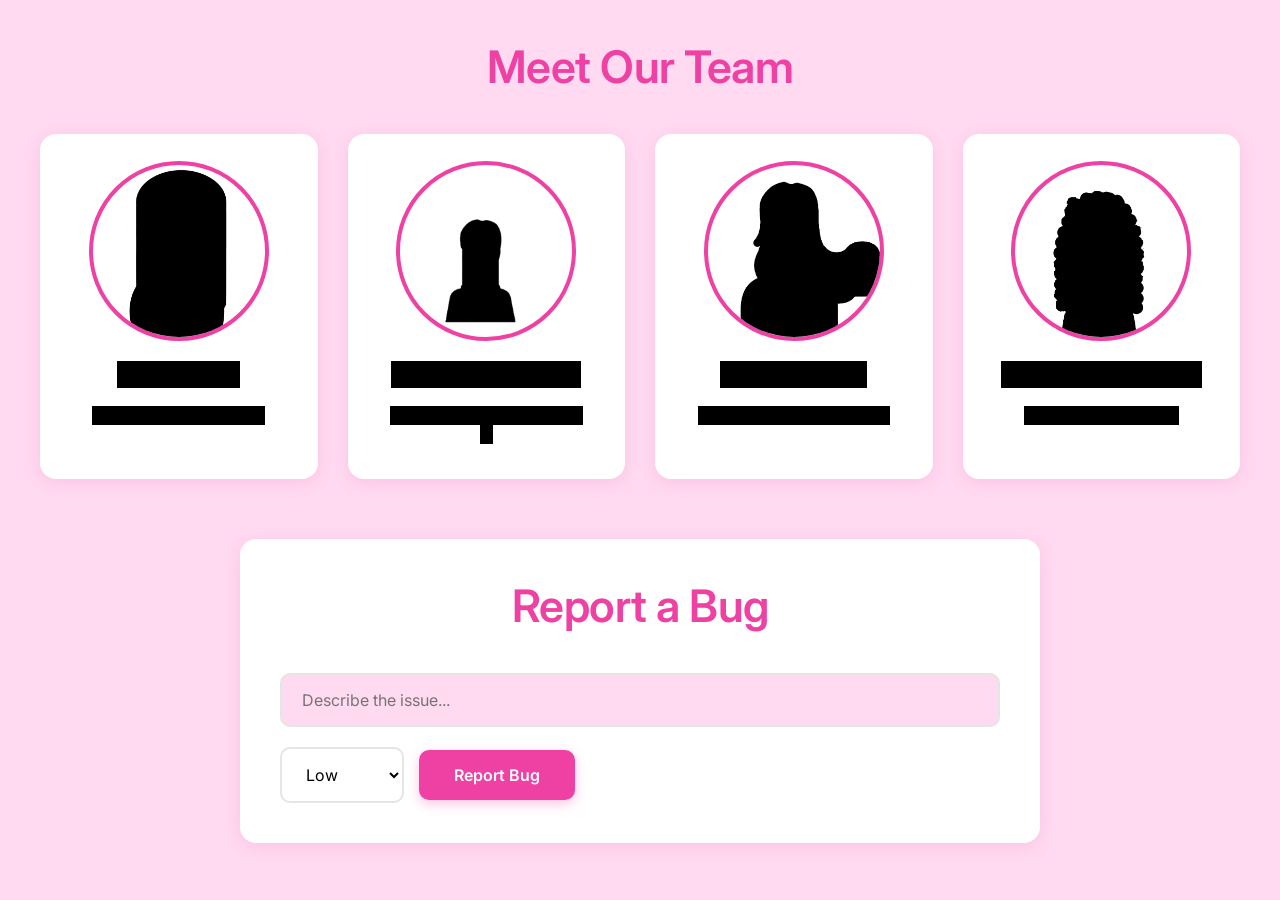
<file: tabs/contact/index.html>
<!DOCTYPE html>
<html lang="en"> 
<head>
    <meta charset="utf-8" />
    <meta name="viewport" content="width=device-width, initial-scale=1.0">
    <link rel="preconnect" href="https://fonts.googleapis.com">
    <link rel="preconnect" href="https://fonts.gstatic.com" crossorigin>
    <link href="https://fonts.googleapis.com/css2?family=Inter:wght@400;500;600;700&display=swap" rel="stylesheet">
    <link rel="stylesheet" href="style.css">
    <title>Contact Us</title>
</head>
<body>
    <div class="fish-pattern"></div>
    
    <div class="content-wrapper">
        <!-- team section -->
        <section class="team-section">
            <h1 class="section-title">Meet Our Team</h1>
            <div class="team-grid">
                <div class="team-card">
                    <div class="team-image">
                        <img src="teli.png" alt="Eli Martinez">
                    </div>
                    <h3 class="team-name"><mark>Eli Martinez</mark></h3>
                    <a href="mailto:elikayleenm@gmail.com" class="team-email"><mark>elikayleenm@gmail.com</mark></a>
                </div>
                
                <div class="team-card">
                    <div class="team-image">
                        <img src="tcatha.png" alt="Catharina Bomfim">
                    </div>
                    <h3 class="team-name"><mark>Catharina Bomfim</mark></h3>
                    <a href="mailto:cathaazebomfim@gmail.com" class="team-email"><mark>cathaazebomfim@gmail.com</mark></a>
                </div>
                
                <div class="team-card">
                    <div class="team-image">
                        <img src="tmica.png" alt="Micaela Mejia">
                    </div>
                    <h3 class="team-name"><mark>Micaela Mejia</mark></h3>
                    <a href="mailto:micaelamejiart@gmail.com" class="team-email"><mark>micaelamejiart@gmail.com</mark></a>
                </div>
                
                <div class="team-card">
                    <div class="team-image">
                        <img src="tgigi.png" alt="Giselle Iskandarani">
                    </div>
                    <h3 class="team-name"><mark>Giselle Iskandarani</mark></h3>
                    <a href="mailto:giselleisk@gmail.com" class="team-email"><mark>giselleisk@gmail.com</mark></a>
                </div>
            </div>
        </section>
        
        <!-- updated bug report -->
        <section class="bug-report-section">
            <h2 class="section-title">Report a Bug</h2>
            <form id="bugReportForm" class="bug-form">
                <div class="form-group">
                    <input 
                        type="text" 
                        id="bugDescription" 
                        class="form-input" 
                        placeholder="Describe the issue..."
                        required
                    >
                </div>
                
                <div class="form-row">
                    <select id="bugSeverity" class="form-select">
                        <option value="Low">Low</option>
                        <option value="Medium">Medium</option>
                        <option value="High">High</option>
                    </select>
                    
                    <button type="submit" class="submit-btn">Report Bug</button>
                </div>
                
                <div id="statusMessage" class="status-message" style="display: none;">
                    ✔ Report sent successfully!
                </div>
            </form>
        </section>
    </div>
    
    <script>
        // Bug report submission
        document.getElementById('bugReportForm').addEventListener('submit', function(e) {
            e.preventDefault();
            
            const description = document.getElementById('bugDescription').value;
            const severity = document.getElementById('bugSeverity').value;
            
            const formData = new FormData();
            formData.append("description", description);
            formData.append("severity", severity);
            formData.append("page", window.location.href);
            formData.append("browser", navigator.userAgent);
            
            fetch("https://script.google.com/macros/s/AKfycbzLhPDyHEfr6047HAmy-LN-ih2NTL-dSSd0rnvtrTasQ_sYpEe-itgyewR5EPLBpCQ0MQ/exec", {
                method: "POST",
                body: formData
            })
            .then(response => response.text())
            .then(text => {
                console.log("Server says:", text);
                
                // Clear input
                document.getElementById('bugDescription').value = "";
                
                // Show success message
                const statusMsg = document.getElementById('statusMessage');
                statusMsg.style.display = 'block';
                
                // Hide after 3 seconds
                setTimeout(() => {
                    statusMsg.style.display = 'none';
                }, 3000);
            })
            .catch(error => {
                console.error("Error:", error);
            });
        });
    </script>
</body>
</html>
</file>
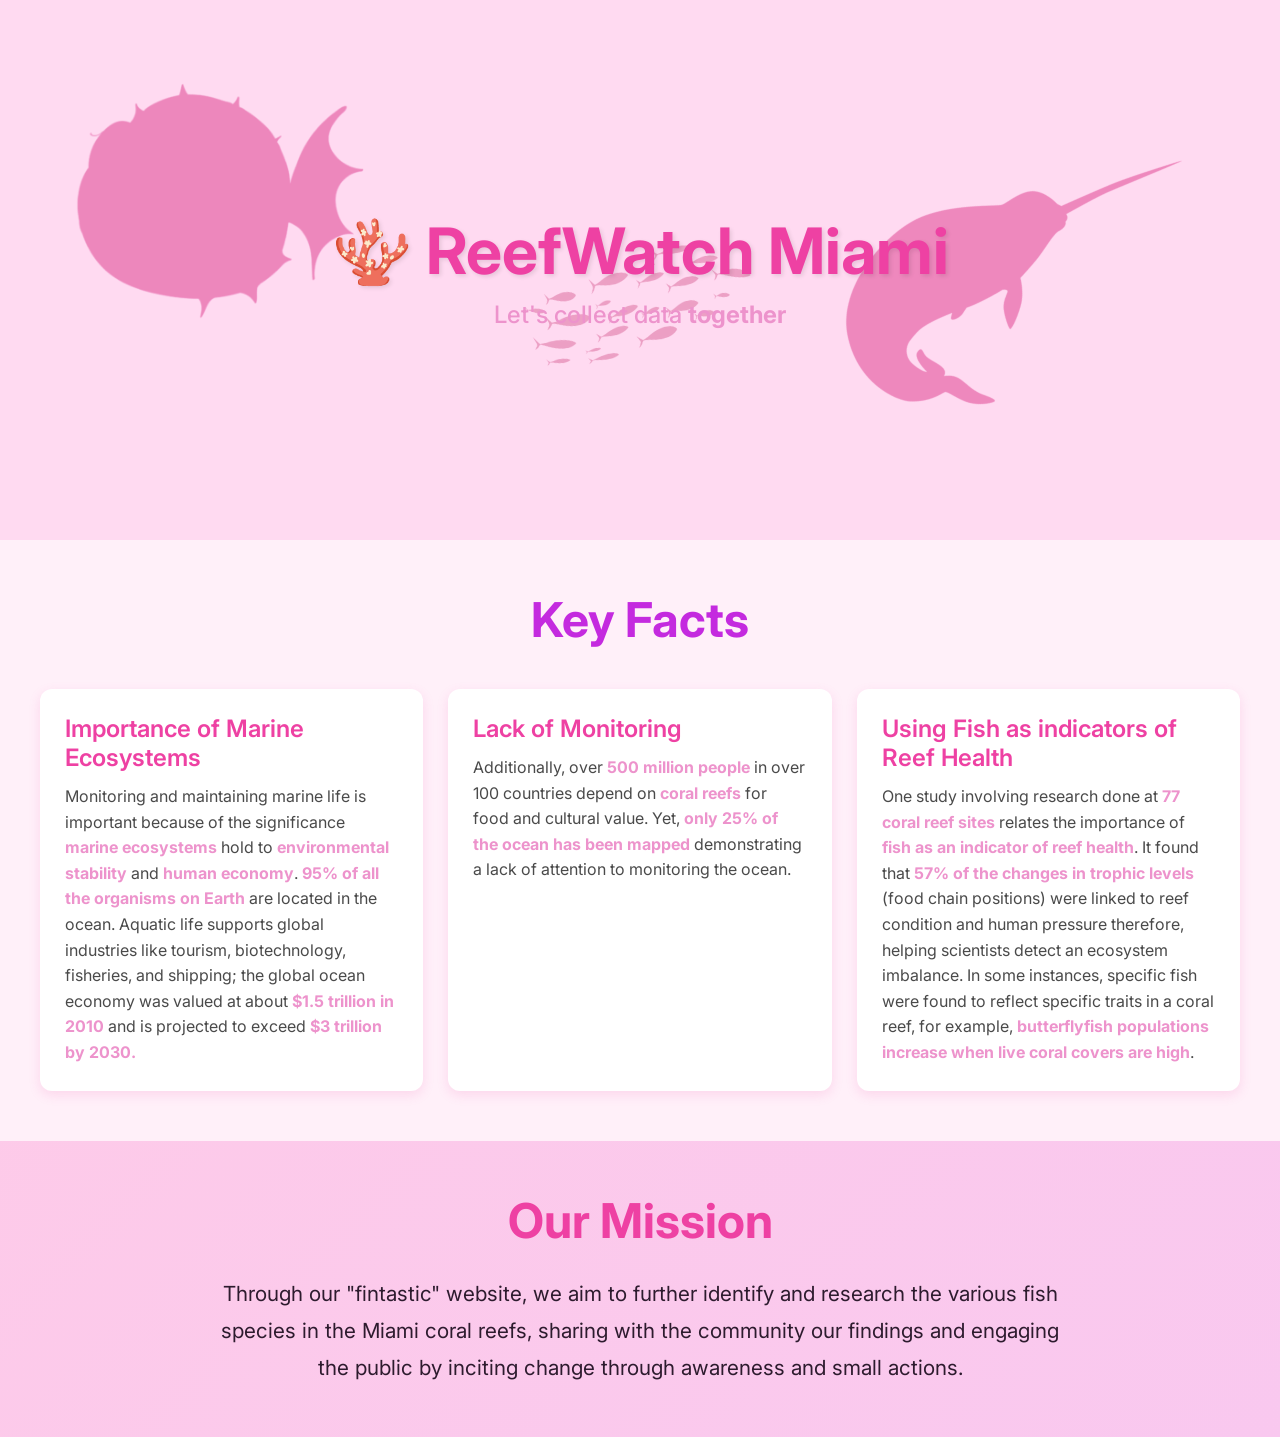
<file: tabs/home/index.html>
<!DOCTYPE html>
<html lang="en"> 
<head>
    <meta charset="utf-8" />
    <meta name="viewport" content="width=device-width, initial-scale=1.0">
    <link rel="preconnect" href="https://fonts.googleapis.com">
    <link rel="preconnect" href="https://fonts.gstatic.com" crossorigin>
    <link href="https://fonts.googleapis.com/css2?family=Inter:wght@400;500;600;700&display=swap" rel="stylesheet">
    <title>ReefWatch Miami - Home</title>
    <link rel="stylesheet" href="style.css">
</head>
<body>
    <div class="home-container">
        <!-- hero section -->
        <section class="hero">
            <div class="hero-content">
                <h1 class="hero-title">🪸 ReefWatch Miami</h1>
                <p class="hero-subtitle">Let's collect data <b>together</b><p>
            </div>
            <div class="hero-images">
                <img src="pufferfish.png" alt="Pufferfish" class="float-img pufferfish">
                <img src="shark.png" alt="Shark" class="float-img shark">
                <img src="fish.png" alt="Fish" class="float-img fish">
            </div>
        </section>

        <!-- facts section -->
        <section class="facts-section">
            <h2 class="section-title">Key Facts</h2>
            <div class="facts-grid">
                <div class="fact-card">
                    <h3 class="fact-title">Importance of Marine Ecosystems</h3>
                    <p class="fact-text">Monitoring and maintaining marine life is important because of the significance <b>marine ecosystems</b> hold to <b>environmental stability</b> and <b>human economy</b>.<b> 95% of all the organisms on Earth</b> are located in the ocean. Aquatic life supports global industries like tourism, biotechnology, fisheries, and shipping; the global ocean economy was valued at about <b>$1.5 trillion in 2010</b> and is projected to exceed <b>$3 trillion by 2030.</b></p>
                </div>
                <div class="fact-card">
                    <h3 class="fact-title">Lack of Monitoring</h3>
                    <p class="fact-text">Additionally, over <b>500 million people</b> in over 100 countries depend on <b>coral reefs</b> for food and cultural value. Yet, <b>only 25% of the ocean has been mapped</b> demonstrating a lack of attention to monitoring the ocean.</p>
                </div>
                <div class="fact-card">
                    <h3 class="fact-title">Using Fish as indicators of Reef Health</h3>
                    <p class="fact-text">One study involving research done at <b>77 coral reef sites</b> relates the importance of <b>fish as an indicator of reef health</b>. It found that <b>57% of the changes in trophic levels</b> (food chain positions) were linked to reef condition and human pressure therefore, helping scientists detect an ecosystem imbalance. In some instances, specific fish were found to reflect specific traits in a coral reef, for example, <b>butterflyfish populations increase when live coral covers are high</b>.</p>
                </div>
            </div>
        </section>

        <!-- mission section -->
        <section class="mission-section">
            <h2 class="mission-title">Our Mission</h2>
            <p class="mission-text">Through our "fintastic" website, we aim to further identify and research the various fish species in the Miami coral reefs, sharing with the community our findings and engaging the public by inciting change through awareness and small actions.</p>
        </section>
    </div>
</body>
</html>
</file>
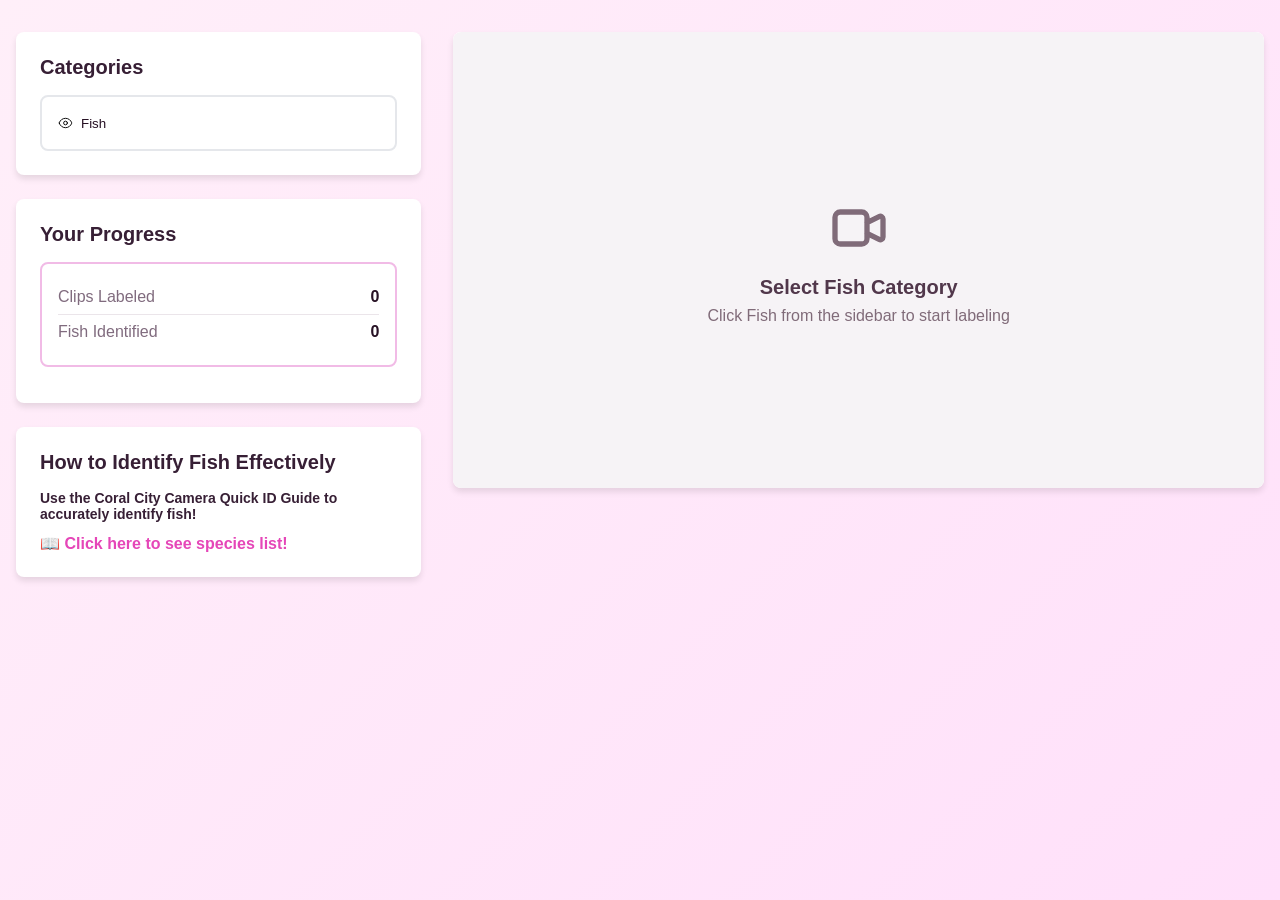
<file: tabs/identify/index.html>
<!DOCTYPE html>
<html lang="en">
<head>
    <meta charset="UTF-8">
    <meta name="viewport" content="width=device-width, initial-scale=1.0">
    <title>ReefWatch</title>
    <style>
        * {
            margin: 0;
            padding: 0;
            box-sizing: border-box;
        }

        body {
            font-family: -apple-system, BlinkMacSystemFont, 'Segoe UI', Roboto, Oxygen, Ubuntu, Cantarell, sans-serif;
            background: linear-gradient(135deg, #ffeff9 0%, #ffe0fa 100%);
            min-height: 100vh;
        }

        .camera-icon {
            width: 15px;
            height: 20px;
            color: rgb(0, 0, 0);
        }

        .container {
            max-width: 1280px;
            margin: 0 auto;
            padding: 32px 16px;
        }

        .grid {
            display: grid;
            grid-template-columns: 1fr;
            gap: 32px;
        }

        @media (min-width: 1024px) {
            .grid {
                grid-template-columns: 1fr 2fr;
            }
        }

        .card {
            background: white;
            border-radius: 8px;
            box-shadow: 0 4px 6px rgba(0,0,0,0.1);
            padding: 24px;
        }
        
        .card2 {
            background: white;
            border-radius: 8px;
            box-shadow: 0 4px 6px rgba(0,0,0,0.1);
            padding: 24px;
            margin-top:24px;
        }

        .card-title {
            font-size: 20px;
            font-weight: 600;
            margin-bottom: 16px;
            color: #371f35;
        }

        .category-list {
            display: flex;
            flex-direction: column;
            gap: 12px;
        }
        
        .card-title2 {
            font-size: 14px;
            font-weight: 600;
            color: #371f35;
            margin-bottom: 12px;
        }

        .category-button {
            width: 100%;
            text-align: left;
            padding: 16px;
            border-radius: 8px;
            border: 2px solid #e5e7eb;
            background: white;
            cursor: pointer;
            transition: all 0.2s;
        }

        .category-button:hover {
            border-color: #fca5eb;
        }

        .category-button.active {
            border-color: #fca5eb;
            background: #f1bbe6;
        }

        .category-info {
            display: flex;
            align-items: center;
            gap: 8px;
        }

        .category-name {
            font-weight: 500;
            color: #271124;
        }

        .video-container {
            position: relative;
            width: 100%;
            padding-bottom: 56.25%;
            background: black;
            border-radius: 8px;
            overflow: hidden;
        }

        .video-container video {
            position: absolute;
            top: 0;
            left: 0;
            width: 100%;
            height: 100%;
            object-fit: cover;
        }

        .video-details {
            padding: 24px;
        }

        .video-header {
            display: flex;
            align-items: center;
            justify-content: space-between;
            margin-bottom: 16px;
        }

        .video-title {
            font-size: 24px;
            font-weight: bold;
            color: #271126;
        }

        .video-category {
            color: #806b78;
            margin-top: 4px;
        }

        .status-badge {
            display: flex;
            align-items: center;
            gap: 4px;
            padding: 4px 12px;
            background: #d1fae5;
            color: #065f46;
            border-radius: 9999px;
            font-size: 14px;
            font-weight: 500;
        }

        .form-group {
            margin-bottom: 20px;
        }

        .form-label {
            display: block;
            font-weight: 600;
            color: #371f35;
            margin-bottom: 8px;
        }

        .form-input, .form-select {
            width: 100%;
            padding: 10px 12px;
            border: 2px solid #e5e7eb;
            border-radius: 6px;
            font-size: 14px;
            transition: border-color 0.2s;
        }

        .form-input:focus, .form-select:focus {
            outline: none;
            border-color: #e546b8;
        }

        .checkbox-group {
            display: flex;
            flex-direction: column;
            gap: 8px;
        }

        .checkbox-option {
            display: flex;
            align-items: center;
            padding: 10px;
            background: #fbf9fb;
            border-radius: 6px;
            cursor: pointer;
            transition: all 0.2s;
        }

        .checkbox-option:hover {
            background: #f6f3f6;
        }

        .checkbox-option input[type="checkbox"] {
            margin-right: 8px;
            cursor: pointer;
            width: 18px;
            height: 18px;
        }

        .submit-btn {
            width: 100%;
            padding: 16px;
            font-size: 18px;
            font-weight: 600;
            background: #e546b8;
            color: white;
            border: none;
            border-radius: 8px;
            cursor: pointer;
            transition: all 0.2s;
            box-shadow: 0 4px 6px rgba(158, 84, 130, 0.3);
        }

        .submit-btn:hover {
            background: #ca389e;
            box-shadow: 0 6px 8px rgba(229, 70, 197, 0.4);
        }

        .submit-btn:disabled {
            background: #dbd1db;
            color: #806b76;
            cursor: not-allowed;
            box-shadow: none;
        }

        .skip-btn {
            width: 100%;
            padding: 12px;
            font-size: 16px;
            font-weight: 600;
            background: white;
            color: #806b78;
            border: 2px solid #e5e7eb;
            border-radius: 8px;
            cursor: pointer;
            transition: all 0.2s;
            margin-top: 12px;
        }

        .skip-btn:hover {
            border-color: #fca5eb;
            background: #fbf9fb;
        }

        .alert {
            padding: 12px 16px;
            border-radius: 8px;
            margin-bottom: 16px;
        }

        .alert-success {
            background: #d1fae5;
            color: #065f46;
            border: 1px solid #6ee7b7;
        }

        .stats-container {
            margin-top: 24px;
        }

        .stat-card {
            background: white;
            border-radius: 8px;
            padding: 16px;
            margin-bottom: 12px;
            border: 2px solid #f1bbe6;
        }

        .stat-row {
            display: flex;
            justify-content: space-between;
            padding: 8px 0;
            border-bottom: 1px solid #ebe5ea;
        }

        .stat-row:last-child {
            border-bottom: none;
        }

        .stat-label {
            color: #806b7e;
            font-weight: 500;
        }

        .stat-value {
            color: #271124;
            font-weight: 600;
        }

        .placeholder {
            display: flex;
            align-items: center;
            justify-content: center;
            aspect-ratio: 16/9;
            background: #f6f3f6;
            border-radius: 8px;
            text-align: center;
        }

        .placeholder-content {
            padding: 32px;
        }

        .placeholder h3 {
            font-size: 20px;
            font-weight: 600;
            color: #51374b;
            margin-top: 16px;
        }

        .placeholder p {
            color: #806b79;
            margin-top: 8px;
        }

        svg {
            display: inline-block;
            vertical-align: middle;
        }

        .progress-bar {
            width: 100%;
            height: 8px;
            background: #ebe5ea;
            border-radius: 4px;
            overflow: hidden;
            margin-bottom: 16px;
        }

        .progress-fill {
            height: 100%;
            background: #e546b8;
            transition: width 0.3s;
        }

        .ai-panel {
            margin-bottom: 20px;
            border: 2px solid #f1bbe6;
            border-radius: 8px;
            padding: 16px;
            background: #fff7fc;
        }
        
        .ai-title {
            font-size: 16px;
            font-weight: 600;
            color: #371f35;
            margin-bottom: 8px;
        }

        .ai-status {
            font-size: 14px;
            font-weight: 600;
            color: #6f4d68;
            margin-bottom: 10px;
        }

        .ai-predictions {
            display: flex;
            flex-wrap: wrap;
            gap: 8px;
            margin-bottom: 12px;
        }

        .prediction-chip {
            background: #f1bbe6;
            color: #271124;
            border-radius: 9999px;
            padding: 6px 10px;
            font-size: 12px;
            font-weight: 600;
        }

        .ai-actions {
            display: grid;
            grid-template-columns: 1fr 1fr;
            gap: 8px;
            margin-bottom: 12px;
        }

        .btn-confirm {
            background: #10b981;
            color: white;
            border-radius: 6px;
            padding: 10px 12px;
            cursor: pointer;
            font-weight: 600;
            border: none;
        }

        .btn-confirm:disabled {
            background: #c6fae9;
            cursor: not-allowed;
        }
        
        .btn-deny {
            background: #ef4444;
            color: white;
            border-radius: 6px;
            padding: 10px 12px;
            cursor: pointer;
            font-weight: 600;
            border: none;
        }

        .btn-deny:disabled {
            background: #eab4b4;
            cursor: not-allowed;
        }

        .feedback-note {
            font-size: 13px;
            color: #51374b;
            margin-bottom: 8px;
        }

        .catalog-link {
            display: inline-block;
            color: #e546b8;
            text-decoration: none;
            font-weight: 600;
            transition: color 0.2s;
        }

        .catalog-link:hover {
            color: #ca389e;
            text-decoration: underline;
        }
    </style>
</head>
<body>

    <div class="container">
        <div class="grid">
            <!-- Sidebar -->
            <div>
                <div class="card">
                    <h2 class="card-title">Categories</h2>
                    <div class="category-list" id="categoryList"></div>
                </div>

                <div class="card stats-container">
                    <h2 class="card-title">Your Progress</h2>
                    <div class="stat-card">
                        <div class="stat-row">
                            <span class="stat-label">Clips Labeled</span>
                            <span class="stat-value" id="totalLabeled">0</span>
                        </div>

                        <div class="stat-row">
                            <span class="stat-label">Fish Identified</span>
                            <span class="stat-value" id="fishLabeled">0</span>
                        </div>
                    </div>
                </div>
                <div class="card2">
                    <h2 class="card-title">How to Identify Fish Effectively</h2>
                    <h3 class="card-title2">Use the Coral City Camera Quick ID Guide to accurately identify fish!</h3>
                    <a href="https://docs.google.com/document/d/1e7hBGzVKFb6FFCwu78Jb5kE10IfBsR-blawzL_vBO6A/edit" target="_blank" class="catalog-link">📖 Click here to see species list!</a>
                </div>
            </div>

            <!-- Main Content -->
            <div>
                <div class="card" style="padding: 0; overflow: hidden;">
                    <div id="videoArea">
                        <div class="placeholder">
                            <div class="placeholder-content">
                                <svg width="64" height="64" fill="none" stroke="#806b79" viewBox="0 0 24 24">
                                    <path stroke-linecap="round" stroke-linejoin="round" stroke-width="2" d="M15 10l4.553-2.276A1 1 0 0121 8.618v6.764a1 1 0 01-1.447.894L15 14M5 18h8a2 2 0 002-2V8a2 2 0 00-2-2H5a2 2 0 00-2 2v8a2 2 0 002 2z" />
                                </svg>
                                <h3>Select Fish Category</h3>
                                <p>Click Fish from the sidebar to start labeling</p>
                            </div>
                        </div>
                    </div>
                </div>

                <!-- Labeling Form -->
                <div class="card" id="labelingForm" style="display: none; margin-top: 24px;">
                    <h2 class="card-title">Label This Clip</h2>
                    
                    <div class="progress-bar">
                        <div class="progress-fill" id="progressFill" style="width: 0%"></div>
                    </div>

                    <div id="successAlert" class="alert alert-success" style="display: none;">
                        <strong>✓ Saved!</strong> Loading next clip...
                    </div>

                    <!-- AI fish panel-->
                    <div id="aiFishPanel" class="ai-panel">
                        <div class="ai-title">Mr.Fish AI Suggestions</div>
                        <div id="aiStatus" class="ai-status">Waiting for clip...</div>
                        <div id="aiPredictions" class="ai-predictions"></div>
                        <div class="ai-actions">
                          <button type="button" id="confirmPredictionBtn" class="btn-confirm"
                            onclick="submitPredictionFeedback('confirmed')" disabled>
                            Confirm Mr.Fish
                          </button>
                          <button type="button" id="denyPredictionBtn" class="btn-deny"
                            onclick="submitPredictionFeedback('denied')" disabled>
                            Deny Mr.Fish
                          </button>
                        </div>
                        <div class="feedback-note">If denied, add the correct species (optional):</div>
                        <input id="correctedSpecies" class="form-input" type="text" placeholder="Type the species here!">
                    </div>

                    <!-- Fish Form -->
                    <form id="fishForm">
                        <div class="form-group">
                            <label class="form-label">Number of Fish Visible</label>
                            <select class="form-select" id="fishCount" required>
                                <option value="">Select...</option>
                                <option value="0">None visible</option>
                                <option value="1">1</option>
                                <option value="2-5">2-5</option>
                                <option value="6-10">6-10</option>
                                <option value="10+">10+</option>
                            </select>
                        </div>

                        <div class="form-group">
                            <label class="form-label">Fish Behavior</label>
                            <div class="checkbox-group">
                                <label class="checkbox-option">
                                    <input type="checkbox" name="behavior" value="feeding">
                                    <span>Feeding</span>
                                </label>
                                <label class="checkbox-option">
                                    <input type="checkbox" name="behavior" value="schooling">
                                    <span>Schooling</span>
                                </label>
                                <label class="checkbox-option">
                                    <input type="checkbox" name="behavior" value="swimming">
                                    <span>Swimming normally</span>
                                </label>
                                <label class="checkbox-option">
                                    <input type="checkbox" name="behavior" value="resting">
                                    <span>Resting</span>
                                </label>
                            </div>
                        </div>

                        <button type="submit" class="submit-btn">Submit Label</button>
                        <button type="button" class="skip-btn" onclick="skipClip()">Skip This Clip</button>
                    </form>
                </div>
            </div>
        </div>
    </div>

    <script>
        const MRFISH_CONFIG = {
            apiKey: '9ah6fKZfLOVpufEW0qXU',
            modelId: 'reefwatch-miami',
            version: '8',
            minConfidence: 0.35,
            sampleIntervalMs: 10000,
            maxPredictions: 3
        };

        const clipDatabase = {
            fish: [
                'fish1.mp4', 'fish2.mp4', 'fish3.mp4', 'fish4.mp4', 'fish5.mp4',
                'fish6.mp4', 'fish7.mp4', 'fish8.mp4', 'fish9.mp4', 'fish10.mp4',
                'fish11.mp4', 'fish12.mp4', 'fish13.mp4', 'fish14.mp4', 'fish15.mp4',
                'fish16.mp4', 'fish17.mp4', 'fish18.mp4', 'fish19.mp4', 'fish20.mp4',
                'fish21.mp4',
            ]
        };

        let currentCategory = null;
        let currentClipIndex = 0;
        let labeledData = [];
        let latestPredictions = [];
        let inferenceTimer = null;
        let inferenceInProgress = false;
        let pendingAiFeedback = null;
        let aiLocked = false;
        const AUTO_LOCK_CONFIDENCE = 60;
        let stats = {
            totalLabeled: 0
        };

        function init() {
            renderCategories();
            loadStats();
            updateStatsDisplay();
            
            document.getElementById('fishForm').addEventListener('submit', handleFishSubmit);
        }

        function renderCategories() {
            const categoryList = document.getElementById('categoryList');
            categoryList.innerHTML = `
                <button class="category-button ${currentCategory === 'fish' ? 'active' : ''}" onclick="selectCategory('fish')">
                    <div class="category-info">
                        <svg class="camera-icon" xmlns="http://www.w3.org/2000/svg" fill="none" viewBox="0 0 24 24" stroke-width="1.5" stroke="currentColor">
                            <path stroke-linecap="round" stroke-linejoin="round" d="M2.036 12.322a1.012 1.012 0 0 1 0-.639C3.423 7.51 7.36 4.5 12 4.5c4.638 0 8.573 3.007 9.963 7.178.07.207.07.431 0 .639C20.577 16.49 16.64 19.5 12 19.5c-4.638 0-8.573-3.007-9.963-7.178Z"></path>
                            <path stroke-linecap="round" stroke-linejoin="round" d="M15 12a3 3 0 1 1-6 0 3 3 0 0 1 6 0Z"></path>
                        </svg>
                        <div>
                            <div class="category-name">Fish</div>
                        </div>
                    </div>
                </button>
            `;
        }

        function selectCategory(category) {
            stopInferenceLoop();
            currentCategory = category;
            currentClipIndex = 0;
            renderCategories();
            loadRandomClip();
            showForm();
        }

        function loadRandomClip() {
            const clips = clipDatabase[currentCategory];
            if (!clips || clips.length === 0) {
                alert('No clips available for this category. Please add video files.');
                return;
            }

            currentClipIndex = Math.floor(Math.random() * clips.length);
            const clipUrl = clips[currentClipIndex];

            const videoArea = document.getElementById('videoArea');
            videoArea.innerHTML = `
                <div class="video-container">
                    <video controls autoplay loop id="currentVideo">
                        <source src="${clipUrl}" type="${getVideoMimeType(clipUrl)}">
                        Your browser does not support the video tag.
                    </video>
                </div>
                <div class="video-details">
                    <div class="video-header">
                        <div>
                            <h2 class="video-title">${currentCategory.charAt(0).toUpperCase() + currentCategory.slice(1)} Clip</h2>
                            <p class="video-category">Category: ${currentCategory}</p>
                        </div>
                        <div class="status-badge">
                            ⏺ Recording
                        </div>
                    </div>
                </div>
            `;

            if (currentCategory === 'fish') {
                setupFishInference();
            } else {
                resetAiPanel();
            }

            updateProgress();
        }

        function getVideoMimeType(filename) {
            const ext = filename.split('.').pop().toLowerCase();
            if (ext === 'mov') return 'video/quicktime';
            return 'video/mp4';
        }

        function showForm() {
            document.getElementById('labelingForm').style.display = 'block';
            document.getElementById('successAlert').style.display = 'none';
        }

        function handleFishSubmit(e) {
            e.preventDefault();
            
            const species = Array.from(document.querySelectorAll('input[name="species"]:checked'))
                .map(cb => cb.value);
            const count = document.getElementById('fishCount').value;
            const behavior = Array.from(document.querySelectorAll('input[name="behavior"]:checked'))
                .map(cb => cb.value);

            const label = {
                category: 'fish',
                clipUrl: clipDatabase.fish[currentClipIndex],
                clipIndex: currentClipIndex,
                timestamp: new Date().toISOString(),
                data: {
                    species: species,
                    count: count,
                    behavior: behavior,
                    aiFeedback: pendingAiFeedback
                }
            };

            saveLabel(label);
            showSuccessAndNext();
        }

        function saveLabel(label) {
            labeledData.push(label);
            localStorage.setItem('labeledData', JSON.stringify(labeledData));
            
            stats.totalLabeled++;
            localStorage.setItem('stats', JSON.stringify(stats));
            updateStatsDisplay();

            console.log('Label saved:', label);
            sendToGoogleSheets(label);
        }

        function sendToGoogleSheets(label) {
            const ai = label.category === 'fish' ? label.data.aiFeedback : null;
            
            const row = {
                timestamp: label.timestamp,
                recordType: 'manual_label',
                category: label.category,
                videoFile: label.clipUrl || '',
                species: label.category === 'fish' ? (label.data.species || []).join(', ') : '',
                fishCount: label.category === 'fish' ? (label.data.count || '') : '',
                behavior: label.category === 'fish' ? (label.data.behavior || []).join(', ') : '',
                coralHealth: '',
                coralCoverage: '',
                issues: '',
                waterClarity: '',
                aiTopPrediction: ai && ai.prediction ? ai.prediction.class : '',
                aiTopConfidence: ai && ai.prediction ? ai.prediction.confidence : '',
                aiAllPredictions: ai ? JSON.stringify(ai.allPredictions || []) : '',
                viewerVerdict: ai ? (ai.viewerVerdict || '') : '',
                correctedSpecies: ai ? (ai.correctedSpecies || '') : ''
            };

            const SCRIPT_URL = 'https://script.google.com/macros/s/AKfycbxOAcDuBbLG29wvHILpDU9pmkqNMDgCMNz__5pHjcCI0XsDRGj05M4jb4NATjXfdNlX/exec';

            fetch(SCRIPT_URL, {
                method: 'POST',
                mode: 'no-cors',
                headers: { 'Content-Type': 'application/json' },
                body: JSON.stringify(row)
            })
            .then(() => console.log('✓ Sent to Google Sheets'))
            .catch(error => console.error('Error sending to Google Sheets:', error));
        }

        function resetAiPanel() {
            pendingAiFeedback = null;
            latestPredictions = [];
            const aiStatus = document.getElementById('aiStatus');
            const aiPredictions = document.getElementById('aiPredictions');
            const confirmBtn = document.getElementById('confirmPredictionBtn');
            const denyBtn = document.getElementById('denyPredictionBtn');
            const correctedSpecies = document.getElementById('correctedSpecies');

            if (aiStatus) aiStatus.textContent = 'Waiting for clip...';
            if (aiPredictions) aiPredictions.innerHTML = '';
            if (confirmBtn) confirmBtn.disabled = true;
            if (denyBtn) denyBtn.disabled = true;
            if (correctedSpecies) correctedSpecies.value = '';
        }

        function stopInferenceLoop() {
            if (inferenceTimer) {
                clearInterval(inferenceTimer);
                inferenceTimer = null;
            }
            inferenceInProgress = false;
        }
        
        function hasMrFishConfig() {
            return MRFISH_CONFIG.apiKey && MRFISH_CONFIG.modelId && MRFISH_CONFIG.version;
        }

        function setupFishInference() {
            resetAiPanel();
            aiLocked = false;
            stopInferenceLoop();

            const aiStatus = document.getElementById('aiStatus');
            if (!hasMrFishConfig()) {
                aiStatus.textContent = 'There is an error with the API config.';
                return;
            }

            const video = document.getElementById('currentVideo');
            if (!video) {
                aiStatus.textContent = 'Video not ready yet.';
                return;
            }

            aiStatus.textContent = 'AI ready. Running fish detection...';
            const run = () => runMrFishInference(video);
            video.addEventListener('loadeddata', run, { once: true });
            run();
            inferenceTimer = setInterval(run, MRFISH_CONFIG.sampleIntervalMs);
        }

        async function runMrFishInference(video) {
            if (aiLocked) return;
            if (inferenceInProgress || currentCategory !== 'fish') return;
            if (!video || video.readyState < 2 || video.videoWidth === 0 || video.videoHeight === 0) return;

            inferenceInProgress = true;
            const aiStatus = document.getElementById('aiStatus');
            aiStatus.textContent = 'Analyzing current frame...';

            try {
                const canvas = document.createElement('canvas');
                canvas.width = video.videoWidth;
                canvas.height = video.videoHeight;
                const ctx = canvas.getContext('2d');
                ctx.drawImage(video, 0, 0, canvas.width, canvas.height);

                const imageBlob = await new Promise((resolve) => canvas.toBlob(resolve, 'image/jpeg', 0.85));
                if (!imageBlob) throw new Error('Could not capture video frame.');

                const formData = new FormData();
                formData.append('file', imageBlob, 'frame.jpg');

                const confidencePercent = Math.round(MRFISH_CONFIG.minConfidence * 100);
                const endpoint = `https://detect.roboflow.com/${MRFISH_CONFIG.modelId}/${MRFISH_CONFIG.version}?api_key=${MRFISH_CONFIG.apiKey}&confidence=${confidencePercent}`;

                const response = await fetch(endpoint, {
                    method: 'POST',
                    body: formData
                });

                if (!response.ok) {
                    throw new Error(`Mr.Fish request failed (${response.status})`);
                }

                const result = await response.json();
                const predictions = (result.predictions || [])
                    .sort((a, b) => b.confidence - a.confidence)
                    .slice(0, MRFISH_CONFIG.maxPredictions)
                    .map((item) => ({
                        class: item.class,
                        confidence: Number((item.confidence * 100).toFixed(1))
                    }));

                updateAiPredictionUI(predictions);

                if (predictions.length && predictions[0].confidence >= AUTO_LOCK_CONFIDENCE) {
                    aiLocked = true;
                    stopInferenceLoop();
                    document.getElementById('aiStatus').textContent =
                        `Locked: ${predictions[0].class} (${predictions[0].confidence}%). Confirm or deny.`;
                }

            } catch (error) {
                console.error('Mr.Fish inference error:', error);
                aiStatus.textContent = 'AI request failed. Check Mr.Fish config/API key.';
                latestPredictions = [];
                updateAiButtons();
            } finally {
                inferenceInProgress = false;
            }
        }

        function updateAiPredictionUI(predictions) {
            latestPredictions = predictions;
            const aiStatus = document.getElementById('aiStatus');
            const aiPredictions = document.getElementById('aiPredictions');

            if (!predictions.length) {
                aiStatus.textContent = 'No fish detected in this frame. Retrying...';
                aiPredictions.innerHTML = '';
                updateAiButtons();
                return;
            }

            aiStatus.textContent = 'AI detected fish. Please confirm or deny.';
            aiPredictions.innerHTML = predictions
                .map((prediction) => `<span class="prediction-chip">${prediction.class} (${prediction.confidence}%)</span>`)
                .join('');
            updateAiButtons();
        }

        function updateAiButtons() {
            const hasPredictions = latestPredictions.length > 0;
            document.getElementById('confirmPredictionBtn').disabled = !hasPredictions;
            document.getElementById('denyPredictionBtn').disabled = !hasPredictions;
        }

        function submitPredictionFeedback(viewerVerdict) {
            if (!latestPredictions.length || currentCategory !== 'fish') return;

            const correctedSpecies = document.getElementById('correctedSpecies').value.trim();

            pendingAiFeedback = {
                prediction: latestPredictions[0],
                allPredictions: latestPredictions,
                viewerVerdict,
                correctedSpecies
            };

            const aiStatus = document.getElementById('aiStatus');
            aiStatus.textContent = viewerVerdict === 'confirmed'
                ? 'AI marked as confirmed. Submit the fish form to save everything together.'
                : 'AI marked as denied. Submit the fish form to save everything together.';
        }

        function loadStats() {
            const savedStats = localStorage.getItem('stats');
            const savedData = localStorage.getItem('labeledData');
            
            if (savedStats) {
                stats = JSON.parse(savedStats);
            }
            if (savedData) {
                labeledData = JSON.parse(savedData);
            }
        }

        function updateStatsDisplay() {
            document.getElementById('totalLabeled').textContent = stats.totalLabeled;
            document.getElementById('fishLabeled').textContent = stats.totalLabeled;
        }

        function updateProgress() {
            const clips = clipDatabase[currentCategory];
            const progress = ((currentClipIndex + 1) / clips.length) * 100;
            document.getElementById('progressFill').style.width = progress + '%';
        }

        function showSuccessAndNext() {
            document.getElementById('successAlert').style.display = 'block';
            document.getElementById('fishForm').reset();

            setTimeout(() => {
                document.getElementById('successAlert').style.display = 'none';
                loadRandomClip();
            }, 1500);
        }

        function skipClip() {
            resetAiPanel();
            loadRandomClip();
        }

        init();
    </script>
</body>
</html>
</file>
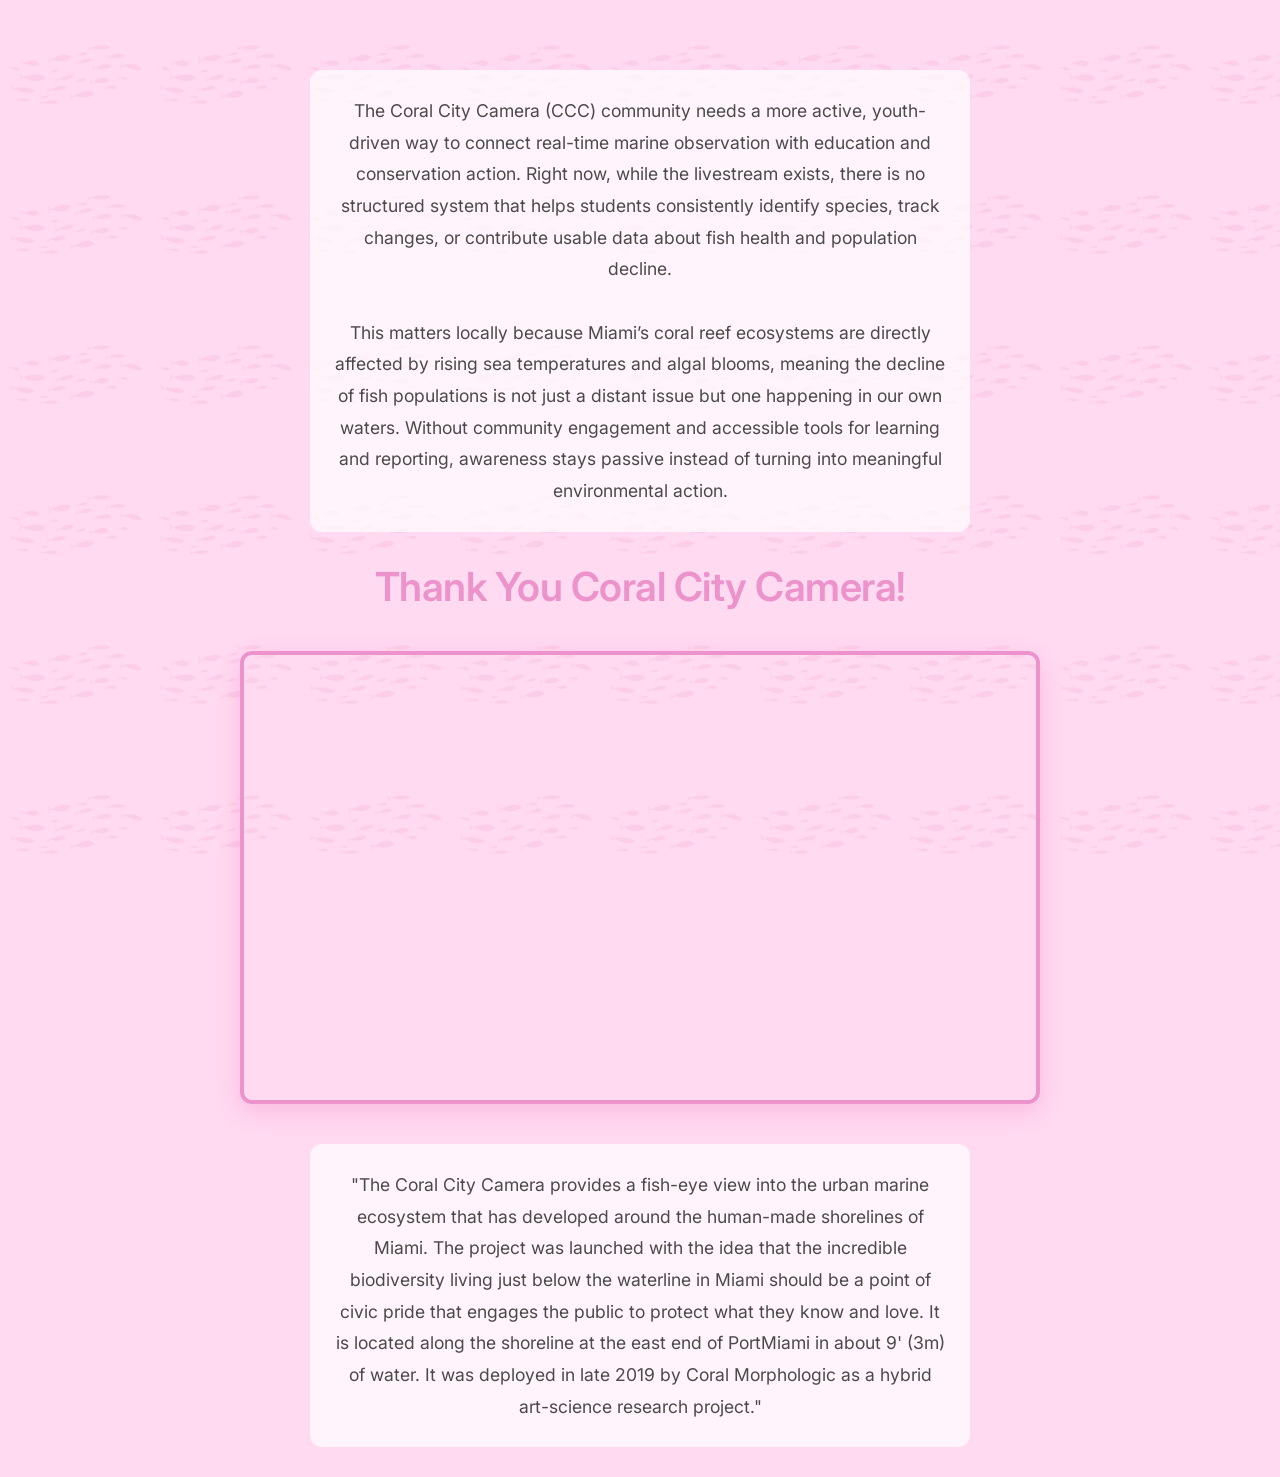
<file: tabs/problem/index.html>
<!DOCTYPE html>
<html lang="en"> 
<head>
    <meta charset="utf-8" />
    <meta name="viewport" content="width=device-width, initial-scale=1.0">
    <link rel="preconnect" href="https://fonts.googleapis.com">
    <link rel="preconnect" href="https://fonts.gstatic.com" crossorigin>
    <link href="https://fonts.googleapis.com/css2?family=Inter:wght@400;500;600;700&display=swap" rel="stylesheet">
    <link rel="stylesheet" href="style.css">
    <title>Coral City Camera</title>
</head>
<body>
    <div class="fish-pattern"></div>
    
    <div class="content-wrapper">
        <div class=" problem-section">
            <p class="problem-text">
                The Coral City Camera (CCC) community needs a more active, youth-driven way to connect real-time marine observation with education and conservation action. Right now, while the livestream exists, there is no structured system that helps students consistently identify species, track changes, or contribute usable data about fish health and population decline.
                <br>
                <br>
                This matters locally because Miami’s coral reef ecosystems are directly affected by rising sea temperatures and algal blooms, meaning the decline of fish populations is not just a distant issue but one happening in our own waters. Without community engagement and accessible tools for learning and reporting, awareness stays passive instead of turning into meaningful environmental action.

            </p>
        </div>
        <div class="header-section">
            <h1>Thank You Coral City Camera!</h1>
        </div>
        
        <div class="video-section">
            <div class="video-container">
                <iframe
                    id="video"
                    src="https://www.youtube.com/embed/7i8ARjIeM2k?si=tB9L8hqZaPDCuUD9"
                    frameborder="0"
                    allow="accelerometer; autoplay; clipboard-write; encrypted-media; gyroscope; picture-in-picture"
                    referrerpolicy="strict-origin-when-cross-origin"
                    allowfullscreen>
                </iframe>
            </div>
        </div>
        
        <div class="info-section">
            <p class="info-text">
                "The Coral City Camera provides a fish-eye view into the urban marine ecosystem that has developed around the human-made shorelines of Miami. The project was launched with the idea that the incredible biodiversity living just below the waterline in Miami should be a point of civic pride that engages the public to protect what they know and love. It is located along the shoreline at the east end of PortMiami in about 9' (3m) of water. It was deployed in late 2019 by Coral Morphologic as a hybrid art-science research project."
            </p>
        </div>
    </div>
</body>
</html>
</file>
<file: tabs/contact/style.css>
* {
    margin: 0;
    padding: 0;
    box-sizing: border-box;
}

* {
    scrollbar-width: none; /* Firefox */
    -ms-overflow-style: none; /* IE and Edge */
}

*::-webkit-scrollbar {
    display: none; /* Chrome, Safari, Opera */
}

body {
    font-family: 'Inter', -apple-system, BlinkMacSystemFont, 'Segoe UI', Roboto, 'Helvetica Neue', Arial, sans-serif;
    background: rgb(255, 218, 241);
    overflow-x: hidden;
    position: relative;
    min-height: 100vh;
}

.content-wrapper {
    position: relative;
    z-index: 1;
    padding: 40px 20px;
    max-width: 1400px;
    margin: 0 auto;
}

/* section title */
.section-title {
    font-size: clamp(2rem, 4vw, 2.8rem);
    font-weight: 600;
    color: rgb(238, 65, 163);
    text-align: center;
    margin-bottom: 40px;
    letter-spacing: -0.5px;
}

/* team section */
.team-section {
    margin-bottom: 60px;
}

.team-grid {
    display: grid;
    grid-template-columns: repeat(auto-fit, minmax(250px, 1fr));
    gap: 30px;
    max-width: 1200px;
    margin: 0 auto;
}

.team-card {
    background: white;
    border-radius: 16px;
    padding: 25px;
    text-align: center;
    box-shadow: 0 4px 16px rgba(238, 65, 163, 0.15);
    transition: transform 0.3s ease, box-shadow 0.3s ease;
    border: 2px solid transparent;
}

.team-card:hover {
    transform: translateY(-8px);
    box-shadow: 0 8px 24px rgba(238, 65, 163, 0.25);
    border-color: rgb(238, 65, 163);
}

.team-image {
    width: 180px;
    height: 180px;
    margin: 0 auto 20px;
    border-radius: 50%;
    overflow: hidden;
    border: 4px solid rgb(238, 65, 163);
}

.team-image img {
    width: 100%;
    height: 100%;
    object-fit: cover;
    filter:brightness(0);
}

.team-name {
    font-size: 1.4rem;
    font-weight: 600;
    color: rgb(238, 65, 163);
    margin-bottom: 10px;
}

.team-email {
    font-size: 0.95rem;
    color: #666;
    text-decoration: none;
    word-break: break-all;
    display: inline-block;
    padding: 8px 12px;
    border-radius: 6px;
    transition: all 0.3s ease;
}

.team-email:hover {
    color: rgb(238, 65, 163);
    background: rgba(238, 65, 163, 0.1);
}

/* bug report selection */
.bug-report-section {
    max-width: 800px;
    margin: 0 auto;
    background: white;
    border-radius: 16px;
    padding: 40px;
    box-shadow: 0 4px 16px rgba(238, 65, 163, 0.15);
}

.bug-form {
    margin-top: 30px;
}

.form-group {
    margin-bottom: 20px;
}

.form-input {
    width: 100%;
    padding: 15px 20px;
    font-size: 1rem;
    font-family: 'Inter', sans-serif;
    border: 2px solid #e5e5e5;
    border-radius: 10px;
    transition: all 0.3s ease;
    background: rgb(255, 218, 241);
}

.form-input:focus {
    outline: none;
    border-color: rgb(238, 65, 163);
    box-shadow: 0 0 0 3px rgba(238, 65, 163, 0.1);
}

.form-row {
    display: flex;
    gap: 15px;
    align-items: center;
}

.form-select {
    padding: 15px 20px;
    font-size: 1rem;
    font-family: 'Inter', sans-serif;
    border: 2px solid #e5e5e5;
    border-radius: 10px;
    background: white;
    cursor: pointer;
    transition: all 0.3s ease;
}

.form-select:focus {
    outline: none;
    border-color: rgb(238, 65, 163);
}

.submit-btn {
    padding: 15px 35px;
    font-size: 1rem;
    font-weight: 600;
    font-family: 'Inter', sans-serif;
    background: rgb(238, 65, 163);
    color: white;
    border: none;
    border-radius: 10px;
    cursor: pointer;
    transition: all 0.3s ease;
    box-shadow: 0 4px 12px rgba(238, 65, 163, 0.3);
}

.submit-btn:hover {
    background: rgb(220, 50, 150);
    transform: translateY(-2px);
    box-shadow: 0 6px 16px rgba(238, 65, 163, 0.4);
}

.submit-btn:active {
    transform: translateY(0);
}

.status-message {
    margin-top: 20px;
    padding: 15px;
    background: #d4edda;
    color: #155724;
    border: 1px solid #c3e6cb;
    border-radius: 8px;
    text-align: center;
    font-weight: 500;
}

/* responsive design */
@media (max-width: 768px) {
    .content-wrapper {
        padding: 30px 15px;
    }
    
    .team-grid {
        grid-template-columns: repeat(auto-fit, minmax(200px, 1fr));
        gap: 20px;
    }
    
    .team-image {
        width: 150px;
        height: 150px;
    }
    
    .bug-report-section {
        padding: 30px 20px;
    }
    
    .form-row {
        flex-direction: column;
        width: 100%;
    }
    
    .form-select,
    .submit-btn {
        width: 100%;
    }
    
    .fish-pattern {
        background-size: 80px 80px;
        opacity: 0.05;
    }
}

@media (max-width: 480px) {
    .team-grid {
        grid-template-columns: 1fr;
    }
    
    .bug-report-section {
        padding: 25px 15px;
    }
}

mark {
    background:black;
}
</file>
<file: tabs/home/style.css>
* {
    margin: 0;
    padding: 0;
    box-sizing: border-box;
}

* {
    scrollbar-width: none; /* Firefox */
    -ms-overflow-style: none; /* IE and Edge */
}

*::-webkit-scrollbar {
    display: none; /* Chrome, Safari, Opera */
}

body {
    font-family: 'Inter', -apple-system, BlinkMacSystemFont, 'Segoe UI', Roboto, 'Helvetica Neue', Arial, sans-serif;
    background: rgb(255, 218, 241);
    color: #2d1b2e;
    overflow-x: hidden;
}

b {
    color: rgb(237, 147, 204);
}

.home-container {
    max-width: 100%;
    margin: 0 auto;
}

/* Hero Section */
.hero {
    position: relative;
    min-height: 60vh;
    display: flex;
    align-items: center;
    justify-content: center;
    padding: 40px 20px;
    overflow: hidden;
}

.hero-content {
    text-align: center;
    z-index: 10;
    position: relative;
}

.hero-title {
    font-size: clamp(2rem, 5vw, 4rem);
    font-weight: 700;
    color: rgb(238, 65, 163);
    margin-bottom: 10px;
    text-shadow: 2px 2px 4px rgba(0, 0, 0, 0.1);
}

.hero-subtitle {
    font-size: clamp(1rem, 2.5vw, 1.5rem);
    color: rgb(237, 147, 204);
    font-weight: 500;
}

.hero-images {
    position: absolute;
    width: 100%;
    height: 100%;
    top: 0;
    left: 0;
    pointer-events: none;
}

.float-img {
    position: absolute;
    opacity: 0.4;
    animation: float 6s ease-in-out infinite;
}

.pufferfish {
    width: clamp(150px, 25vw, 350px);
    top: 10%;
    left: 5%;
    animation-delay: 0s;
}

.shark {
    width: clamp(180px, 30vw, 400px);
    top: 15%;
    right: 5%;
    transform: rotate(15deg);
    animation-delay: 1s;
}

.fish {
    width: clamp(120px, 20vw, 280px);
    bottom: 20%;
    left: 50%;
    transform: translateX(-50%) rotate(-10deg);
    animation-delay: 2s;
}

@keyframes float {
    0%, 100% {
        transform: translateY(0px);
    }
    50% {
        transform: translateY(-20px);
    }
}

/* facts section */
.facts-section {
    padding: 50px 20px;
    background: rgba(255, 255, 255, 0.6);
}

.section-title {
    text-align: center;
    font-size: clamp(2rem, 4vw, 3rem);
    font-weight: 700;
    color: rgb(196, 42, 223);
    margin-bottom: 40px;
}

.facts-grid {
    display: grid;
    grid-template-columns: repeat(auto-fit, minmax(280px, 1fr));
    gap: 25px;
    max-width: 1200px;
    margin: 0 auto;
}

.fact-card {
    background: white;
    border-radius: 12px;
    padding: 25px;
    box-shadow: 0 4px 12px rgba(238, 65, 163, 0.15);
    transition: transform 0.3s ease, box-shadow 0.3s ease;
}

.fact-card:hover {
    transform: translateY(-5px);
    box-shadow: 0 6px 20px rgba(238, 65, 163, 0.25);
}

.fact-title {
    font-size: clamp(1.2rem, 2vw, 1.5rem);
    font-weight: 600;
    color: rgb(238, 65, 163);
    margin-bottom: 12px;
}

.fact-text {
    font-size: clamp(0.9rem, 1.5vw, 1rem);
    line-height: 1.6;
    color: #4a4a4a;
}

/* mission section */
.mission-section {
    padding: 50px 20px;
    background: linear-gradient(135deg, rgba(238, 65, 163, 0.1) 0%, rgba(196, 42, 223, 0.1) 100%);
    text-align: center;
}

.mission-title {
    font-size: clamp(2rem, 4vw, 3rem);
    font-weight: 700;
    color: rgb(238, 65, 163);
    margin-bottom: 25px;
}

.mission-text {
    font-size: clamp(1rem, 1.8vw, 1.3rem);
    line-height: 1.8;
    color: #2d1b2e;
    max-width: 900px;
    margin: 0 auto;
    padding: 0 20px;
}

/* responsive adjustments */
@media (max-width: 768px) {
    .hero {
        min-height: 50vh;
        padding: 30px 15px;
    }
    
    .facts-section, .mission-section {
        padding: 35px 15px;
    }
    
    .facts-grid {
        gap: 20px;
    }
    
    .fact-card {
        padding: 20px;
    }
    
    .float-img {
        opacity: 0.25;
    }
}

@media (max-width: 480px) {
    .hero {
        min-height: 40vh;
    }
    
    .facts-grid {
        grid-template-columns: 1fr;
    }
    
    .float-img {
        opacity: 0.2;
    }
}
</file>
<file: tabs/problem/style.css>
* {
    margin: 0;
    padding: 0;
    box-sizing: border-box;
}

* {
    scrollbar-width: none; /* Firefox */
    -ms-overflow-style: none; /* IE and Edge */
}

*::-webkit-scrollbar {
    display: none; /* Chrome, Safari, Opera */
}

body {
    font-family: 'Inter', -apple-system, BlinkMacSystemFont, 'Segoe UI', Roboto, 'Helvetica Neue', Arial, sans-serif;
    background: rgb(255, 218, 241);
    overflow-x: hidden;
    position: relative;
    min-height: 100vh;
}

.fish-pattern {
    position: fixed;
    top: 0;
    left: 0;
    width: 100%;
    height: 100%;
    background-image: url('fish.png');
    background-size: 150px 150px;
    background-repeat: repeat;
    opacity: 0.08;
    z-index: 0;
    pointer-events: none;
}

.content-wrapper {
    position: relative;
    z-index: 1;
    padding: 30px 20px;
    max-width: 1400px;
    margin: 0 auto;
}

/*porblem section*/
.problem-section {
    max-width: 700px;
    margin: 40px auto 0;
    padding: 0 20px;
}

.problem-text {
    font-size: clamp(0.95rem, 1.5vw, 1.1rem);
    line-height: 1.8;
    color: #4a4a4a;
    text-align: center;
    background: rgba(255, 255, 255, 0.7);
    padding: 25px;
    border-radius: 12px;
    font-weight: 400;
}

/* header section */
.header-section {
    text-align: center;
    margin-top: 30px;
    margin-bottom: 30px;
    padding: 0 20px;
}

.header-section h1 {
    font-size: clamp(1.5rem, 4vw, 2.5rem);
    font-weight: 600;
    color: rgb(237, 147, 204);
    letter-spacing: -0.5px;
}

/* Video Section */
.video-section {
    margin: 40px 0;
    display: flex;
    justify-content: center;
}

.video-container {
    width: 100%;
    max-width: 800px;
    border: 4px solid rgb(237, 147, 204);
    border-radius: 12px;
    overflow: hidden;
    box-shadow: 0 8px 24px rgba(238, 65, 163, 0.2);
}

#video {
    width: 100%;
    aspect-ratio: 16 / 9;
    display: block;
    border: none;
}

/* info section */
.info-section {
    max-width: 700px;
    margin: 40px auto 0;
    padding: 0 20px;
}

.info-text {
    font-size: clamp(0.95rem, 1.5vw, 1.1rem);
    line-height: 1.8;
    color: #4a4a4a;
    text-align: center;
    background: rgba(255, 255, 255, 0.7);
    padding: 25px;
    border-radius: 12px;
    font-weight: 400;
}

/* responsive design */
@media (max-width: 768px) {
    .content-wrapper {
        padding: 20px 15px;
    }
    
    .video-container {
        border-width: 3px;
    }
    
    .info-text {
        padding: 20px;
    }
    
    .fish-pattern {
        background-size: 100px 100px;
        opacity: 0.06;
    }
}

@media (max-width: 480px) {
    .header-section {
        padding: 0 10px;
    }
    
    .video-container {
        border-width: 2px;
    }
    
    .info-text {
        padding: 15px;
    }
    
    .fish-pattern {
        background-size: 80px 80px;
    }
}
</file>
